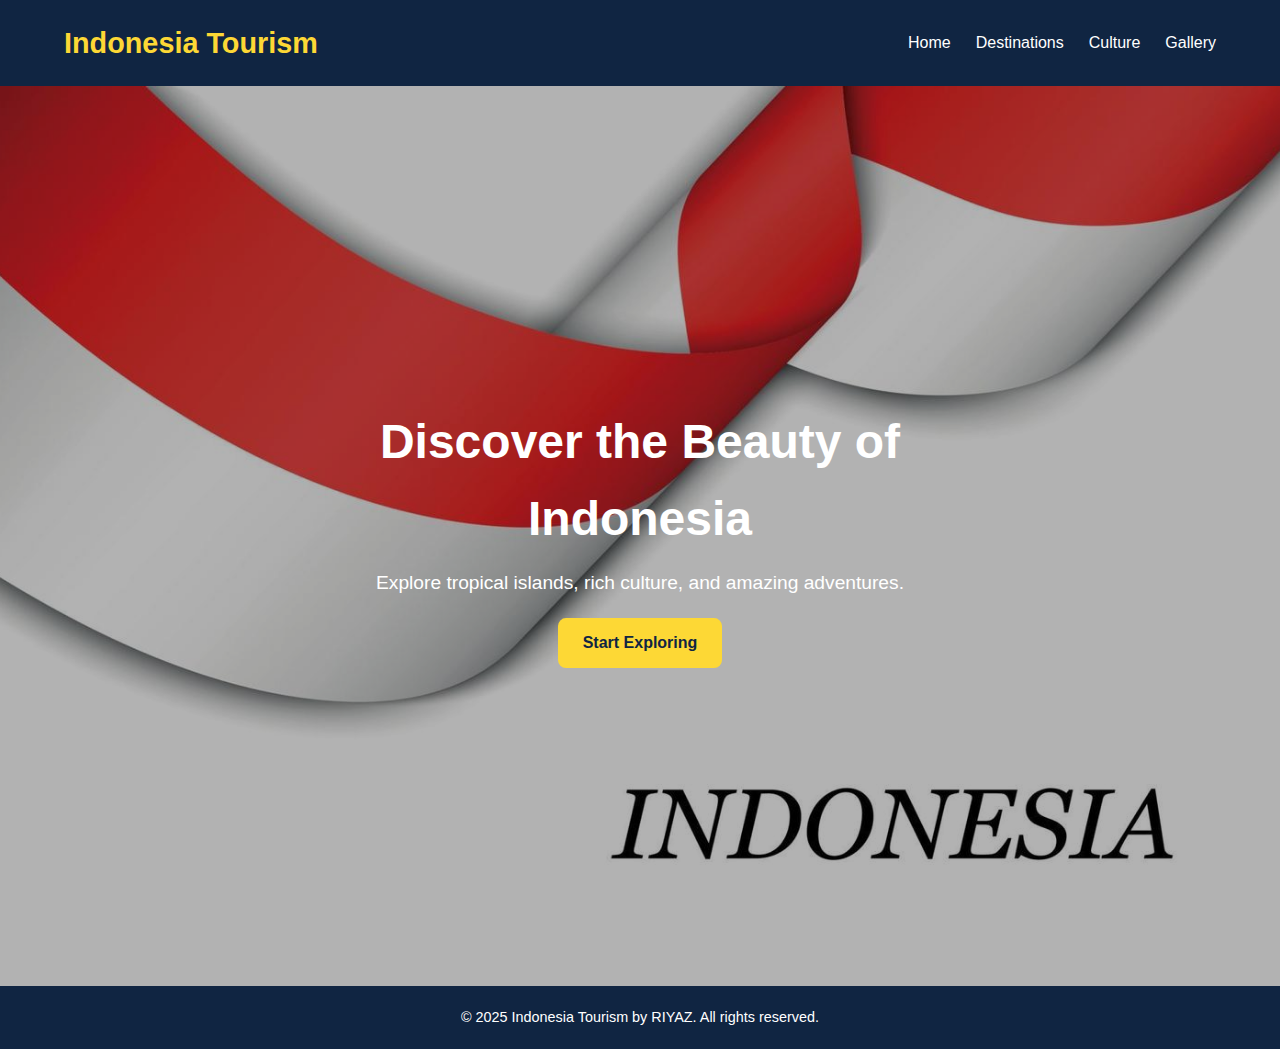
<file: index.html>
<!DOCTYPE html>
<html lang="en">
<head>
  <meta charset="UTF-8" />
  <meta name="viewport" content="width=device-width, initial-scale=1.0" />
  <title>Indonesia Tourism</title>
  <link rel="stylesheet" href="css/styles.css" />
</head>
<body>
  <header>
    <nav>
      <h1>Indonesia Tourism</h1>
      <ul>
        <li><a href="index.html">Home</a></li>
        <li><a href="destinations.html">Destinations</a></li>
        <li><a href="culture.html">Culture</a></li>
        <li><a href="gallery.html">Gallery</a></li>
      </ul>
    </nav>
  </header>

  <section class="hero">
    <img src="assets/images/banner.jpg" alt="Indonesia Banner" />
    <div class="hero-text">
      <h2>Discover the Beauty of Indonesia</h2>
      <p>Explore tropical islands, rich culture, and amazing adventures.</p>
      <a href="destinations.html" class="btn">Start Exploring</a>
    </div>
  </section>

  <footer>
    <p>© 2025 Indonesia Tourism by RIYAZ. All rights reserved.</p>
  </footer>

  <script src="js/script.js"></script>
</body>
</html>
</file>
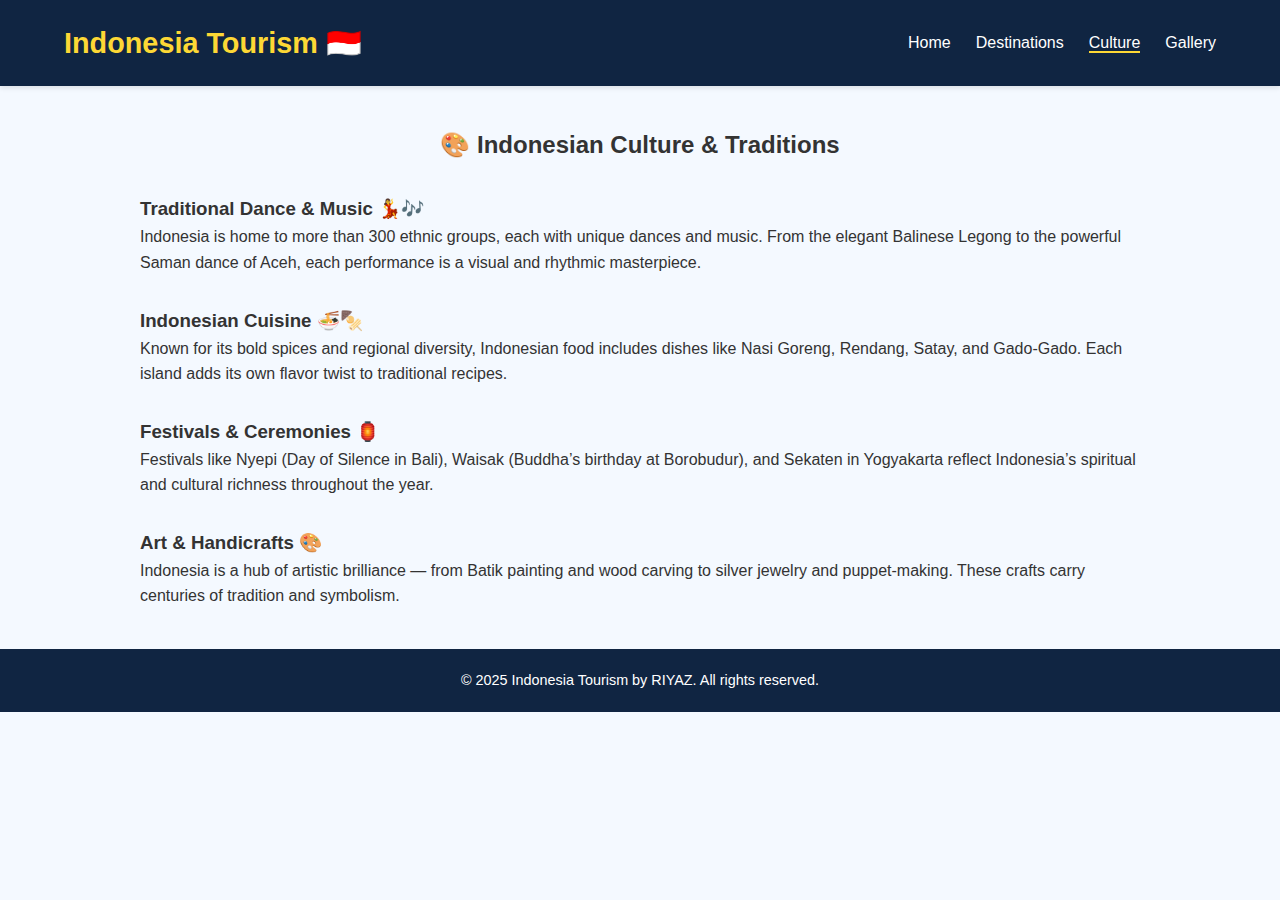
<file: culture.html>
<!DOCTYPE html>
<html lang="en">
<head>
  <meta charset="UTF-8" />
  <meta name="viewport" content="width=device-width, initial-scale=1.0"/>
  <title>Culture - Indonesia Tourism</title>
  <link rel="stylesheet" href="css/styles.css" />
</head>
<body>
  <header>
    <nav>
      <h1>Indonesia Tourism 🇮🇩</h1>
      <ul>
        <li><a href="index.html">Home</a></li>
        <li><a href="destinations.html">Destinations</a></li>
        <li><a href="culture.html" class="active">Culture</a></li>
        <li><a href="gallery.html">Gallery</a></li>
      </ul>
    </nav>
  </header>

  <section class="page-content" style="padding: 40px;">
    <h2 style="text-align:center; margin-bottom: 30px;">🎨 Indonesian Culture & Traditions</h2>

    <div style="max-width: 1000px; margin: auto; display: grid; gap: 30px;">
      <div class="card">
        <h3>Traditional Dance & Music 💃🎶</h3>
        <p>Indonesia is home to more than 300 ethnic groups, each with unique dances and music. From the elegant Balinese Legong to the powerful Saman dance of Aceh, each performance is a visual and rhythmic masterpiece.</p>
      </div>

      <div class="card">
        <h3>Indonesian Cuisine 🍜🍢</h3>
        <p>Known for its bold spices and regional diversity, Indonesian food includes dishes like Nasi Goreng, Rendang, Satay, and Gado-Gado. Each island adds its own flavor twist to traditional recipes.</p>
      </div>

      <div class="card">
        <h3>Festivals & Ceremonies 🏮</h3>
        <p>Festivals like Nyepi (Day of Silence in Bali), Waisak (Buddha’s birthday at Borobudur), and Sekaten in Yogyakarta reflect Indonesia’s spiritual and cultural richness throughout the year.</p>
      </div>

      <div class="card">
        <h3>Art & Handicrafts 🎨</h3>
        <p>Indonesia is a hub of artistic brilliance — from Batik painting and wood carving to silver jewelry and puppet-making. These crafts carry centuries of tradition and symbolism.</p>
      </div>
    </div>
  </section>

  <footer>
    <p>© 2025 Indonesia Tourism by RIYAZ. All rights reserved.</p>
  </footer>

  <script src="js/script.js"></script>
</body>
</html>
</file>
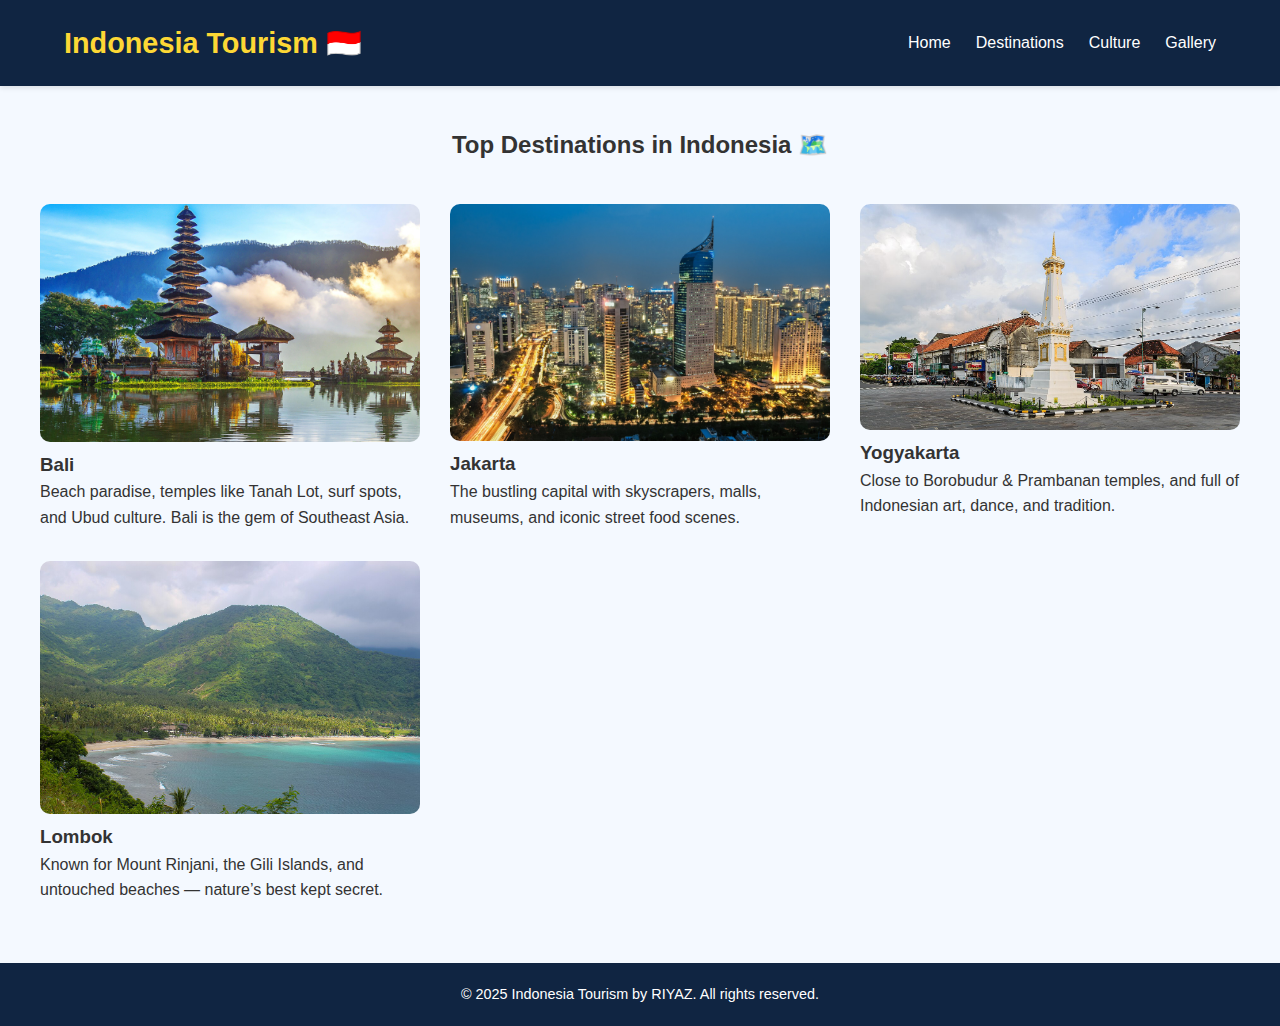
<file: destinations.html>
<!DOCTYPE html>
<html lang="en">
<head>
  <meta charset="UTF-8" />
  <meta name="viewport" content="width=device-width, initial-scale=1.0"/>
  <title>Destinations - Indonesia Tourism</title>
  <link rel="stylesheet" href="css/styles.css" />
</head>
<body>
  <header>
    <nav>
      <h1>Indonesia Tourism 🇮🇩</h1>
      <ul>
        <li><a href="index.html">Home</a></li>
        <li><a href="destinations.html">Destinations</a></li>
        <li><a href="culture.html">Culture</a></li>
        <li><a href="gallery.html">Gallery</a></li>
      </ul>
    </nav>
  </header>

  <section class="page-content">
    <h2 style="text-align:center; margin: 40px 0;">Top Destinations in Indonesia 🗺️</h2>

    <div class="destination-list" style="display: grid; grid-template-columns: repeat(auto-fit, minmax(280px, 1fr)); gap: 30px; padding: 0 40px 60px;">
      <div class="card">
        <img src="assets/images/bali.jpg" alt="Bali" style="width: 100%; border-radius: 10px;">
        <h3>Bali</h3>
        <p>Beach paradise, temples like Tanah Lot, surf spots, and Ubud culture. Bali is the gem of Southeast Asia.</p>
      </div>

      <div class="card">
        <img src="assets/images/jakarta.jpg" alt="Jakarta" style="width: 100%; border-radius: 10px;">
        <h3>Jakarta</h3>
        <p>The bustling capital with skyscrapers, malls, museums, and iconic street food scenes.</p>
      </div>

      <div class="card">
        <img src="assets/images/yogyakarta.jpg" alt="Yogyakarta" style="width: 100%; border-radius: 10px;">
        <h3>Yogyakarta</h3>
        <p>Close to Borobudur & Prambanan temples, and full of Indonesian art, dance, and tradition.</p>
      </div>

      <div class="card">
        <img src="assets/images/lombok.jpg" alt="Lombok" style="width: 100%; border-radius: 10px;">
        <h3>Lombok</h3>
        <p>Known for Mount Rinjani, the Gili Islands, and untouched beaches — nature’s best kept secret.</p>
      </div>
    </div>
  </section>

  <footer>
    <p>© 2025 Indonesia Tourism by RIYAZ. All rights reserved.</p>
  </footer>

  <script src="js/script.js"></script>
</body>
</html>
</file>
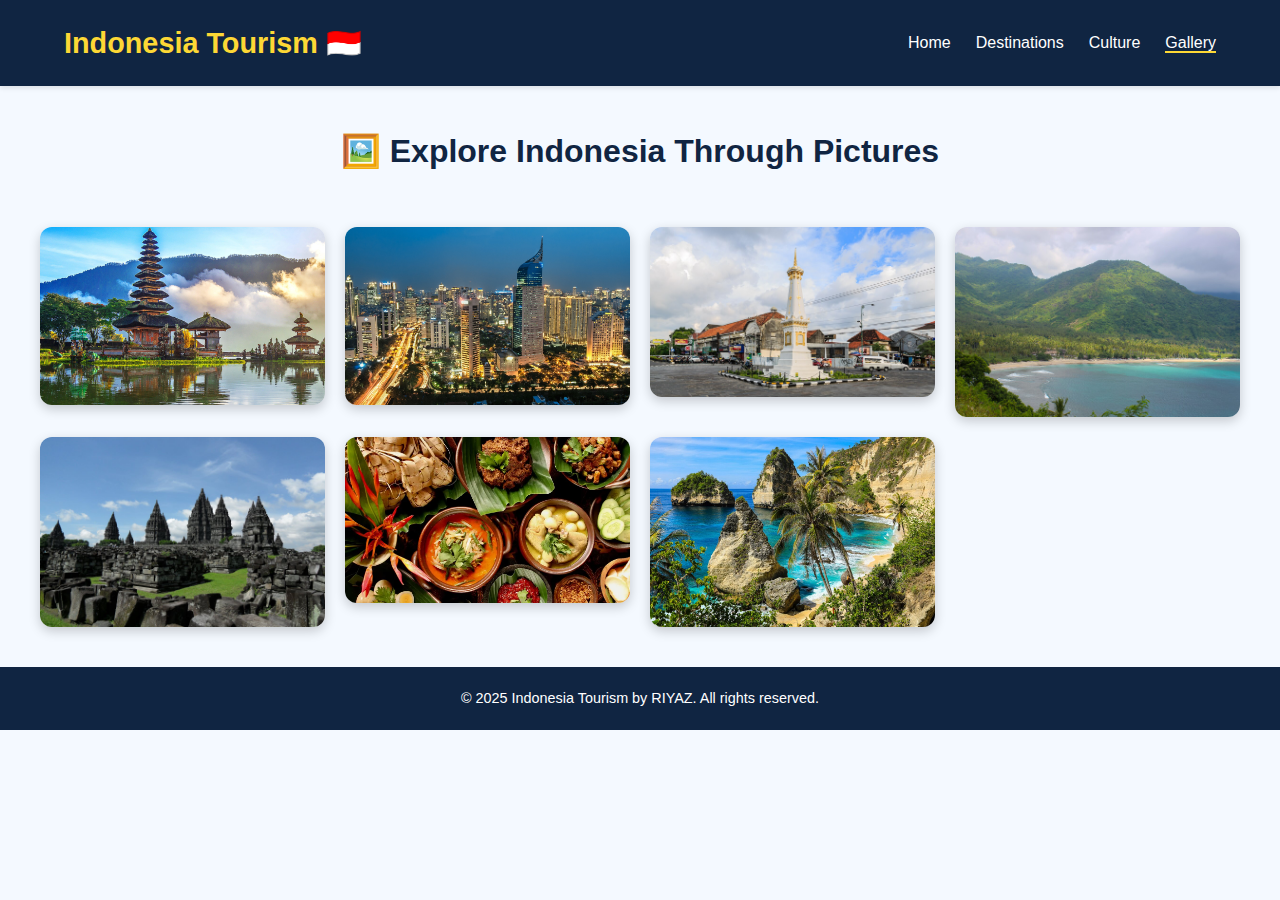
<file: gallery.html>
<!DOCTYPE html>
<html lang="en">
<head>
  <meta charset="UTF-8" />
  <meta name="viewport" content="width=device-width, initial-scale=1.0"/>
  <title>Gallery - Indonesia Tourism</title>
  <link rel="stylesheet" href="css/styles.css" />
  <style>
    .gallery-grid {
      display: grid;
      grid-template-columns: repeat(auto-fit, minmax(280px, 1fr));
      gap: 20px;
      padding: 40px;
    }

    .gallery-grid img {
      width: 100%;
      border-radius: 12px;
      box-shadow: 0 4px 12px rgba(0, 0, 0, 0.2);
      transition: transform 0.3s ease;
    }

    .gallery-grid img:hover {
      transform: scale(1.05);
    }

    .gallery-title {
      text-align: center;
      margin: 40px 0 10px;
      font-size: 2rem;
      color: #102542;
    }
  </style>
</head>
<body>
  <header>
    <nav>
      <h1>Indonesia Tourism 🇮🇩</h1>
      <ul>
        <li><a href="index.html">Home</a></li>
        <li><a href="destinations.html">Destinations</a></li>
        <li><a href="culture.html">Culture</a></li>
        <li><a href="gallery.html" class="active">Gallery</a></li>
      </ul>
    </nav>
  </header>

  <h2 class="gallery-title">🖼️ Explore Indonesia Through Pictures</h2>

  <section class="gallery-grid">
    <img src="assets/images/bali.jpg" alt="Bali Beach">
    <img src="assets/images/jakarta.jpg" alt="Jakarta City">
    <img src="assets/images/yogyakarta.jpg" alt="Yogyakarta Temples">
    <img src="assets/images/lombok.jpg" alt="Lombok Nature">
    
    <img src="assets/images/Temple.jpg" alt="Temple">
    <img src="assets/images/Indonesian Food.jpg" alt="Indonesian Food">
    <img src="assets/images/Beach.jpg" alt="Beach">
  </section>

  <footer>
    <p>© 2025 Indonesia Tourism by RIYAZ. All rights reserved.</p>
  </footer>

  <script src="js/script.js"></script>
</body>
</html>
</file>
<file: css/styles.css>
/* Reset some default styles */
* {
  margin: 0;
  padding: 0;
  box-sizing: border-box;
}

html {
  scroll-behavior: smooth; /* Smooth scroll globally */
}

body {
  font-family: 'Segoe UI', sans-serif;
  background-color: #f4f9ff;
  color: #333;
  line-height: 1.6;
}

/* Header/Nav */
header {
  background-color: #102542;
  padding: 20px 0;
  box-shadow: 0 2px 5px rgba(0,0,0,0.1);
}

nav {
  width: 90%;
  max-width: 1200px;
  margin: auto;
  display: flex;
  justify-content: space-between;
  align-items: center;
  color: #fff;
}

nav h1 {
  font-size: 1.8rem;
  color: #fdd835;
}

nav ul {
  list-style: none;
  display: flex;
  gap: 25px;
}

nav ul li a {
  color: #fff;
  text-decoration: none;
  font-weight: 500;
  transition: color 0.3s ease;
}

nav ul li a:hover {
  color: #fdd835;
}

/* Active nav link (JavaScript applies this class) */
nav ul li a.active {
  border-bottom: 2px solid #fdd835;
}

/* Hero Section */
.hero {
  position: relative;
  width: 100%;
  height: 100vh;
  overflow: hidden;
}

.hero img {
  width: 100%;
  height: 100vh;
  object-fit: cover;
  filter: brightness(70%);
}

.hero-text {
  position: absolute;
  top: 50%;
  left: 50%;
  transform: translate(-50%, -50%);
  text-align: center;
  color: #fff;
}

.hero-text h2 {
  font-size: 3rem;
  margin-bottom: 10px;
}

.hero-text p {
  font-size: 1.2rem;
  margin-bottom: 20px;
}

.btn {
  display: inline-block;
  background-color: #fdd835;
  color: #102542;
  padding: 12px 25px;
  border-radius: 8px;
  text-decoration: none;
  font-weight: bold;
  transition: background 0.3s ease;
}

.btn:hover {
  background-color: #ffd600;
}

/* Footer */
footer {
  text-align: center;
  padding: 20px;
  background-color: #102542;
  color: #fff;
  font-size: 0.9rem;
}

/* Destination cards (fade-in animation on scroll) */
.card {
  opacity: 0;
  transform: translateY(40px);
  transition: all 0.6s ease;
}

.card.show {
  opacity: 1;
  transform: translateY(0);
}
</file>
